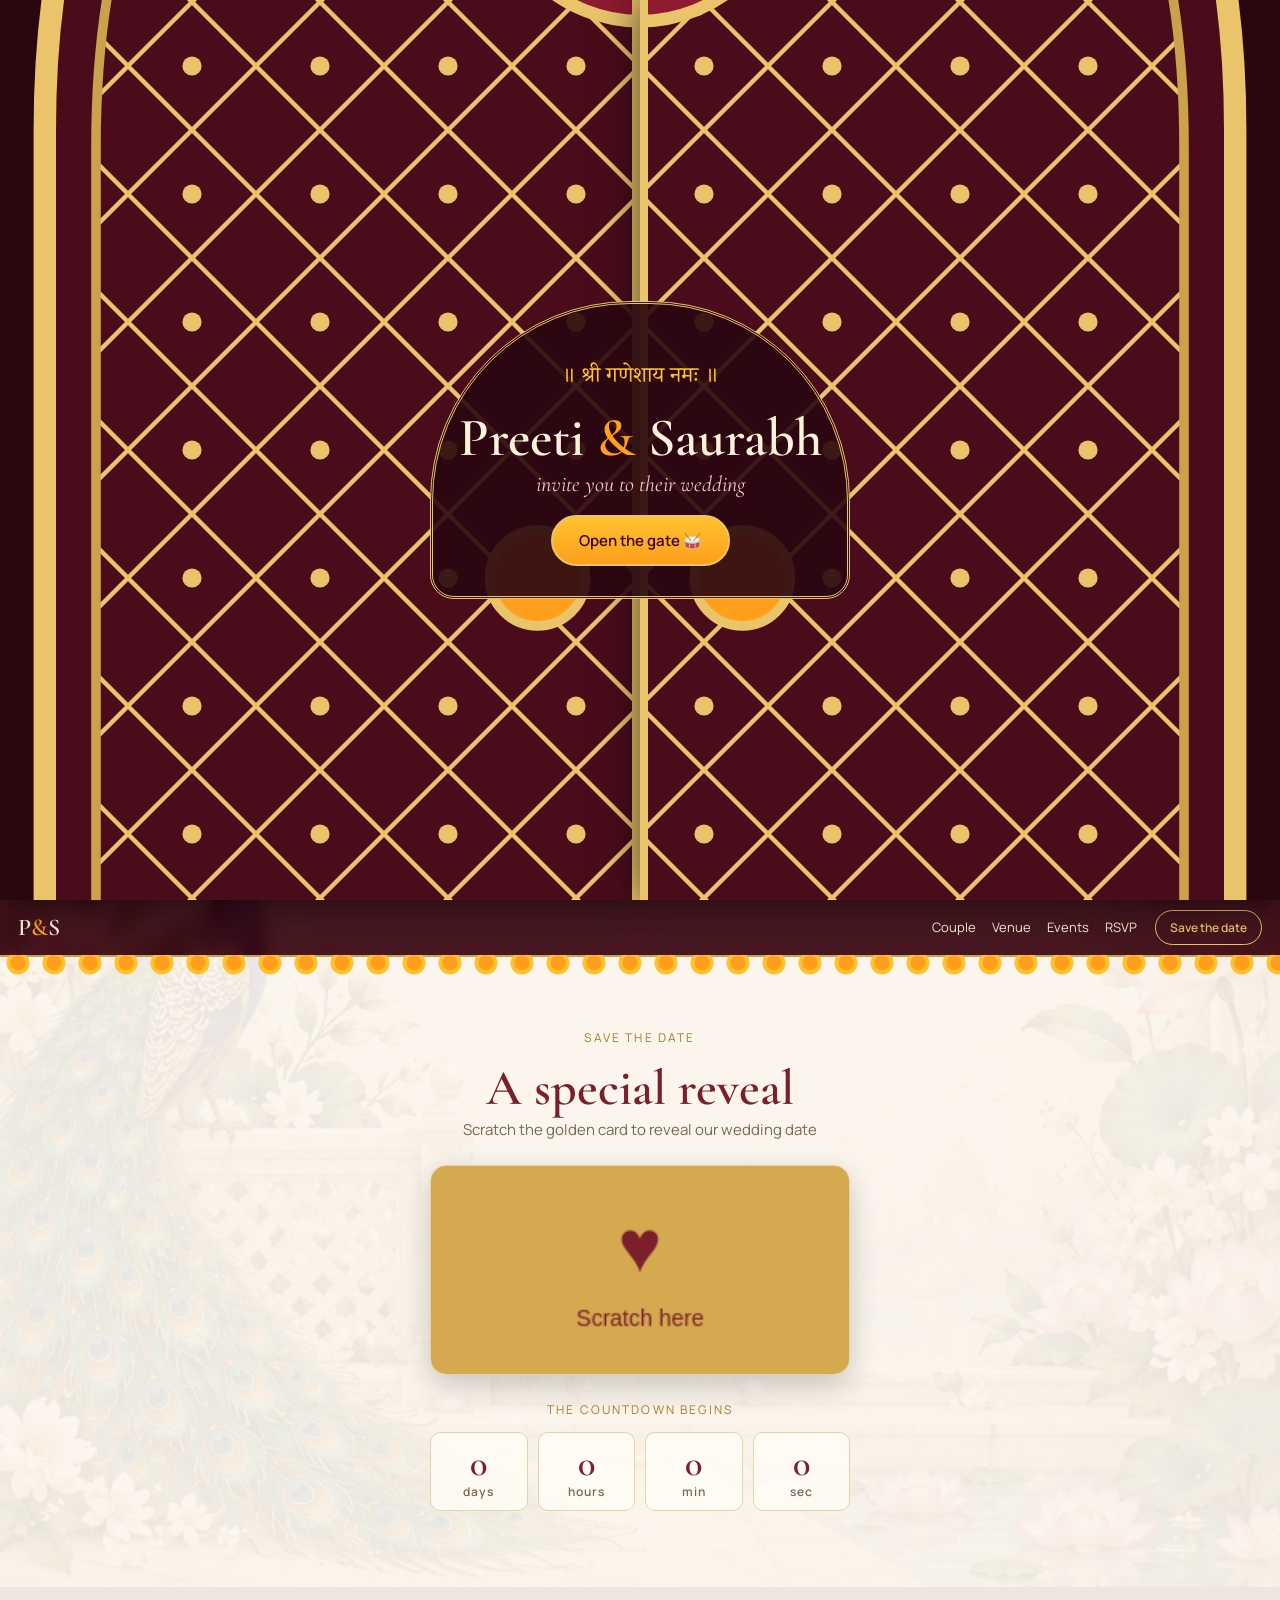
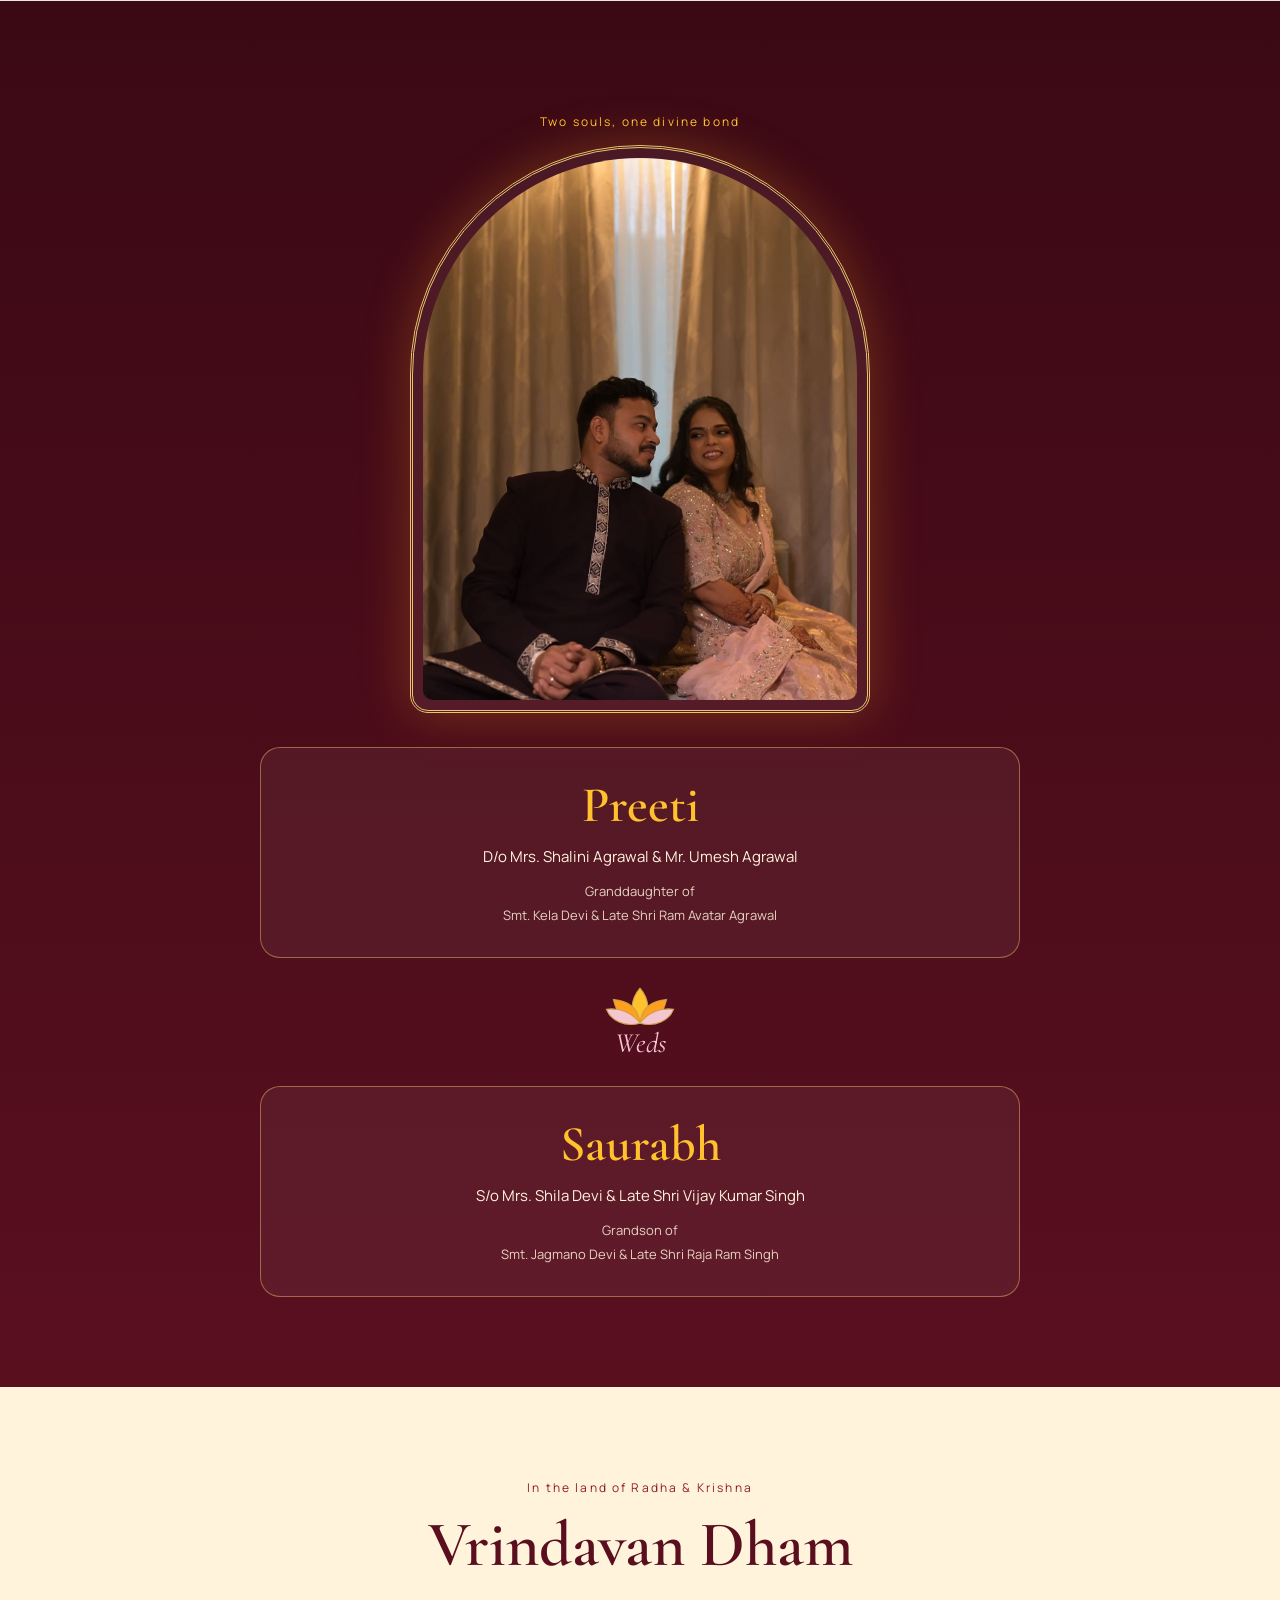
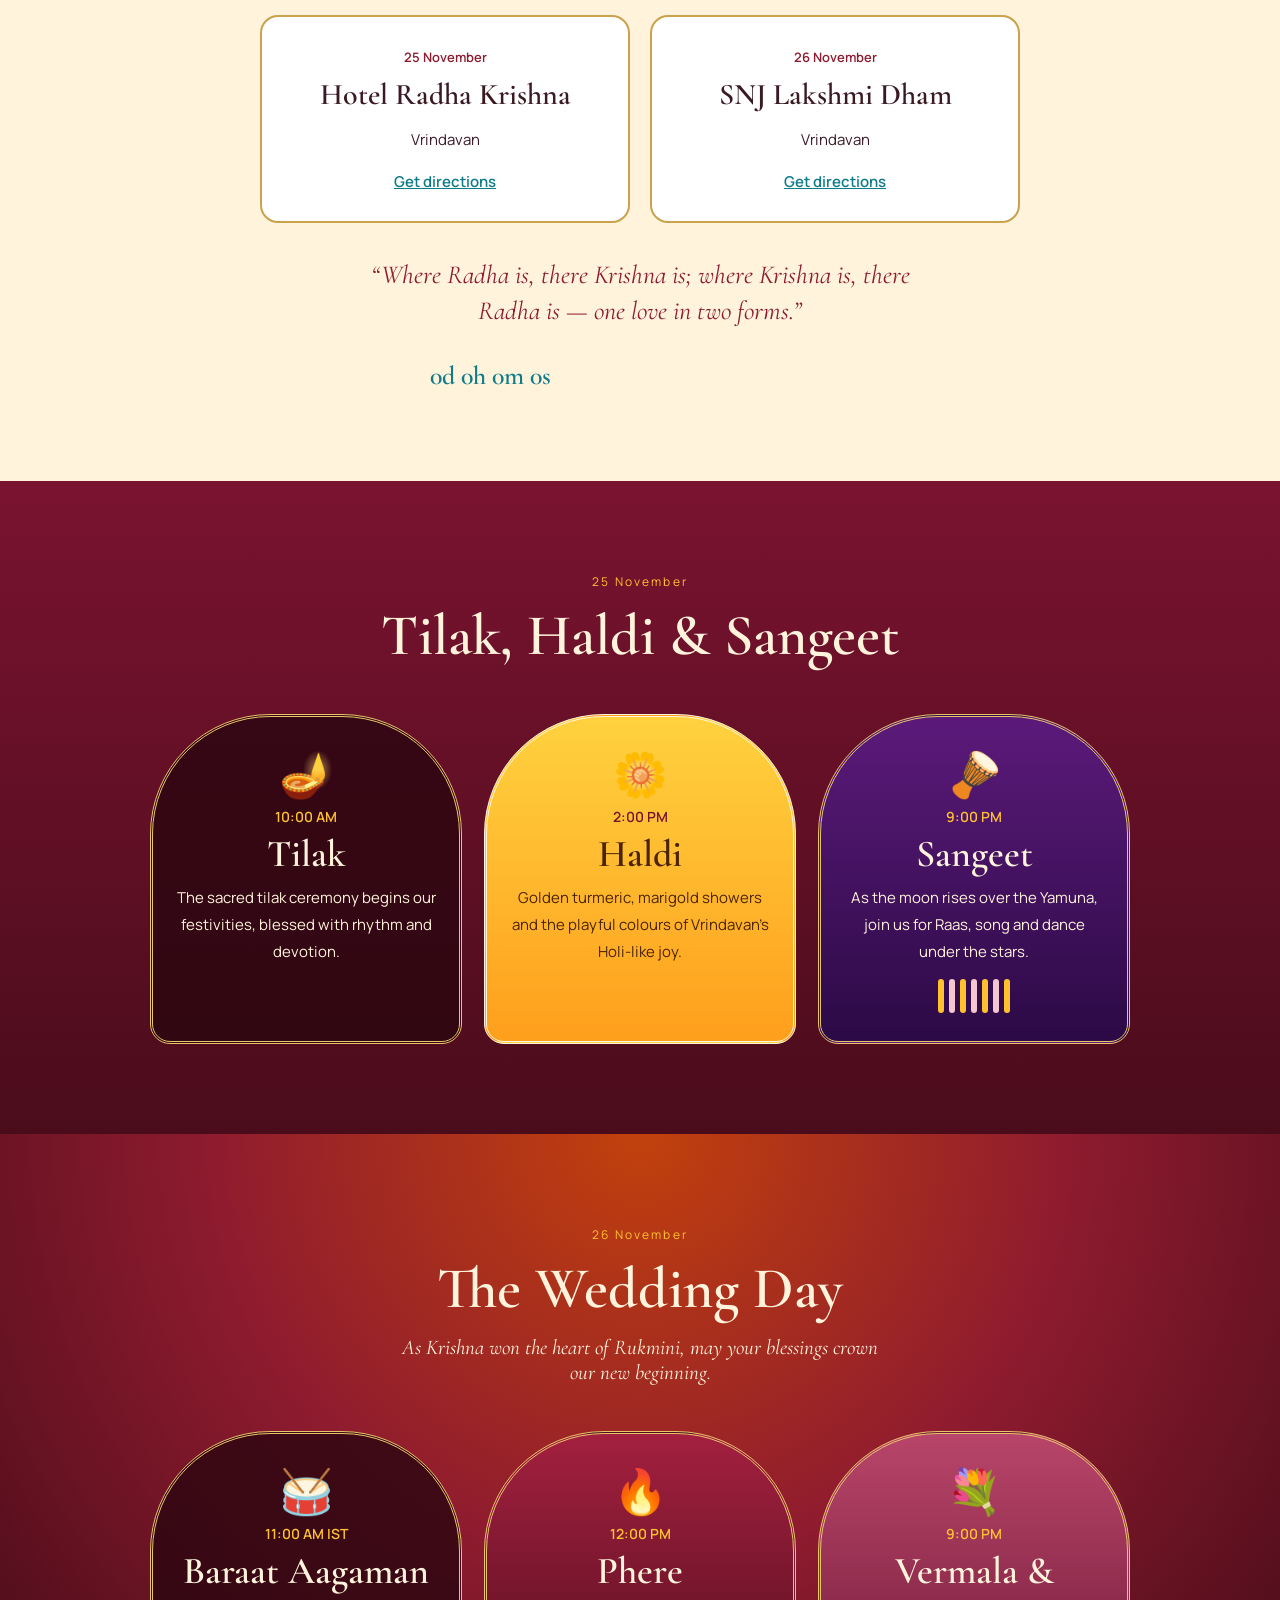
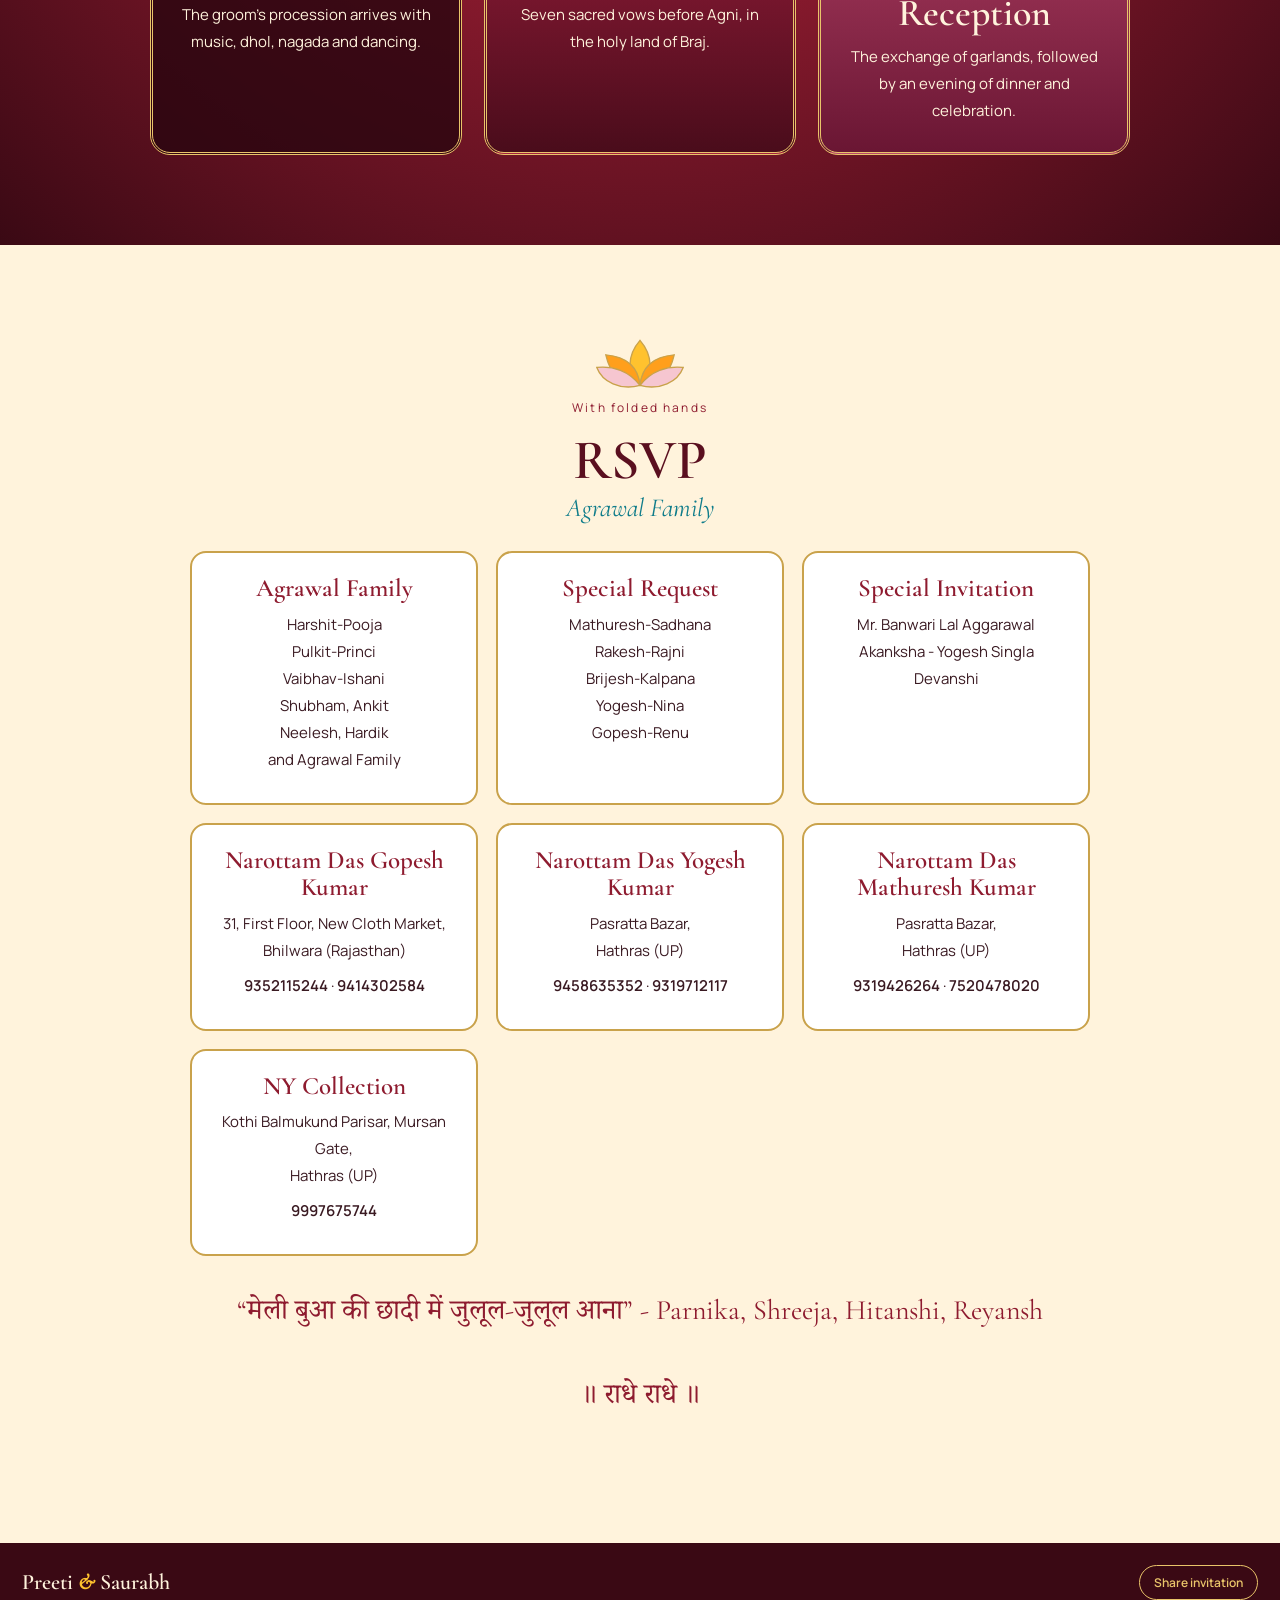
<file: index1.html>
<!doctype html>
<html lang="en">
<head>
<meta charset="utf-8">
<meta name="viewport" content="width=device-width, initial-scale=1">
<meta name="theme-color" content="#3a0914">
<meta name="description" content="Preeti & Saurabh – Divine Sangam, 25–26 November 2026, Vrindavan.">
<title>Preeti & Saurabh | Divine Sangam · Vrindavan</title>
<link rel="icon" href="assets/favicon.svg" type="image/svg+xml">
<link rel="stylesheet" href="style.css">
<script src="app.js" defer></script>
</head>
<body class="lock">
<svg width="0" height="0" style="position:absolute" aria-hidden="true"><defs>
<pattern id="lat" width="40" height="40" patternUnits="userSpaceOnUse"><path d="M20 0L40 20L20 40L0 20Z" fill="none" stroke="#e9c46a" stroke-width="1.4"/><circle cx="20" cy="20" r="3" fill="#e9c46a"/></pattern>
<symbol id="gate" viewBox="0 0 400 600">
<rect width="400" height="600" fill="#2a060f"/>
<path d="M14 600V200Q14 14 200 14Q386 14 386 200V600Z" fill="#4a0c1b" stroke="#e9c46a" stroke-width="7"/>
<path d="M30 600V205Q30 30 200 30Q370 30 370 205V600Z" fill="url(#lat)" stroke="#c9a24b" stroke-width="3"/>
<path d="M30 470H370M30 500H370" stroke="#e9c46a" stroke-width="3"/>
<circle cx="200" cy="120" r="46" fill="#8e1b2f" stroke="#e9c46a" stroke-width="4"/><circle cx="200" cy="120" r="30" fill="none" stroke="#e9c46a" stroke-width="2" stroke-dasharray="4 4"/><circle cx="200" cy="120" r="9" fill="#ff9f1c"/>
<path d="M200 30V600" stroke="#e9c46a" stroke-width="5"/>
<g fill="#ff9f1c" stroke="#e9c46a" stroke-width="3"><circle cx="168" cy="340" r="15"/><circle cx="232" cy="340" r="15"/></g>
<g fill="#e9c46a"><path d="M200 14l-9-14h18z"/><circle cx="200" cy="-2" r="5"/></g>
</symbol>
<symbol id="lotus" viewBox="0 0 100 60"><g fill="#ffc22e" stroke="#c9a24b" stroke-width="1.5"><path d="M50 56C34 46 36 22 50 6c14 16 16 40 0 50Z"/><path d="M50 56C26 56 16 40 12 22c22 2 36 12 38 34Zm0 0c24 0 34-16 38-34-22 2-36 12-38 34Z" fill="#ff9f1c"/><path d="M50 56C28 62 8 52 2 36c18-2 36 4 48 20Zm0 0c22 6 42-4 48-20-18-2-36 4-48 20Z" fill="#f6c6d0"/></g></symbol>
</defs></svg>

<div class="gate" id="gate">
  <div class="door dl"><svg viewBox="0 0 400 600" preserveAspectRatio="xMidYMid slice" aria-hidden="true"><use href="#gate" width="400" height="600"/></svg></div>
  <div class="door dr"><svg viewBox="0 0 400 600" preserveAspectRatio="xMidYMid slice" aria-hidden="true"><use href="#gate" width="400" height="600"/></svg></div>
  <div class="gate-ui">
    <p class="mantra" lang="hi">॥ श्री गणेशाय नमः ॥</p>
    <h2>Preeti <span>&amp;</span> Saurabh</h2>
    <p class="inv">invite you to their wedding</p>
    <button id="enter" type="button">Open the gate 🥁</button>
  </div>
</div>

<section class="intro" id="top">
  <div class="mandala" aria-hidden="true"></div>
  <div class="intro-copy">
    <p class="mantra" lang="hi">॥ श्री गणेशाय नमः ॥</p>
    <p class="eyebrow">Shaadi ka Nimantran</p>
    <h1>Divine <em>Sangam</em></h1>
    <p class="of">of</p>
    <h2 class="names">Preeti <span>&amp;</span> Saurabh</h2>
    <p class="drums" aria-hidden="true"><i>🥁</i><i>🪔</i><i>🥁</i></p>
    <p class="where">25 – 26 November 2026 · Vrindavan</p>
    <a class="scroll" href="#couple">Scroll down ↓</a>
  </div>
  <div class="petals" aria-hidden="true"></div>
</section>

<header class="nav"><a href="#top" class="mono">P<span>&amp;</span>S</a>
<nav><a href="#couple">Couple</a><a href="#venue">Venue</a><a href="#events">Events</a><a href="#rsvp">RSVP</a></nav>
<button class="cal-btn" type="button">Save the date</button></header>

<section class="reveal-date" id="save-the-date">
  <p class="eyebrow">SAVE THE DATE</p>
  <h2>A special reveal</h2>
  <p class="mut">Scratch the golden card to reveal our wedding date</p>
  <div class="scratch"><b>25 &amp; 26 November</b><span>2026 &middot; Vrindavan</span><canvas id="cv" width="260" height="130" aria-label="Scratch to reveal the date"></canvas></div>
  <p class="eyebrow" style="margin-top:6px">THE COUNTDOWN BEGINS</p>
  <div class="count"><div><b id="d">0</b><small>days</small></div><div><b id="h">0</b><small>hours</small></div><div><b id="m">0</b><small>min</small></div><div><b id="s">0</b><small>sec</small></div></div>
</section>

<main>
<section class="couple reveal" id="couple">
  <p class="eyebrow">Two souls, one divine bond</p>
  <figure class="photo"><img src="assets/couple.jpg" alt="Preeti and Saurabh" loading="lazy"></figure>
  <div class="cards">
    <article class="person"><h3>Preeti</h3>
      <p>D/o Mrs. Shalini Agrawal &amp; Mr. Umesh Agrawal</p>
      <p class="small">Granddaughter of<br>Smt. Kela Devi &amp; Late Shri Ram Avatar Agrawal</p></article>
    <div class="weds"><svg aria-hidden="true"><use href="#lotus"/></svg><span>Weds</span></div>
    <article class="person"><h3>Saurabh</h3>
      <p>S/o Mrs. Shila Devi &amp; Late Shri Vijay Kumar Singh</p>
      <p class="small">Grandson of<br>Smt. Jagmano Devi &amp; Late Shri Raja Ram Singh</p></article>
  </div>
</section>

<section class="venue reveal" id="venue">
  <p class="eyebrow">In the land of Radha &amp; Krishna</p>
  <h2>Vrindavan Dham</h2>
  <div class="venue-grid">
    <article><b>25 November</b><h3>Hotel Radha Krishna</h3><p>Vrindavan</p>
      <a href="https://share.google/SJwuKIk8u12fsCX3K" target="_blank" rel="noopener">Get directions</a></article>
    <article><b>26 November</b><h3>SNJ Lakshmi Dham</h3><p>Vrindavan</p>
      <a href="https://www.google.com/maps/search/?api=1&query=SNJ%20Lakshmi%20Dham%20Vrindavan" target="_blank" rel="noopener">Get directions</a></article>
  </div>
  <blockquote>“Where Radha is, there Krishna is; where Krishna is, there Radha is — one love in two forms.”</blockquote>
  <p class="count" role="timer" aria-label="Time until 25 November 2026"><span id="cd">—</span></p>
</section>

<section class="events day1" id="events">
  <div class="era reveal">
    <p class="eyebrow">25 November</p>
    <h2>Tilak, Haldi &amp; Sangeet</h2>
  </div>
  <div class="evs">
    <article class="ev tilak reveal"><span class="ic">🪔</span><time>10:00 AM</time><h3>Tilak</h3><p>The sacred tilak ceremony begins our festivities, blessed with rhythm and devotion.</p></article>
    <article class="ev haldi reveal"><span class="ic">🌼</span><time>2:00 PM</time><h3>Haldi</h3><p>Golden turmeric, marigold showers and the playful colours of Vrindavan’s Holi-like joy.</p></article>
    <article class="ev sangeet reveal"><span class="ic">🪘</span><time>9:00 PM</time><h3>Sangeet</h3><p>As the moon rises over the Yamuna, join us for Raas, song and dance under the stars.</p><div class="eq" aria-hidden="true"><i></i><i></i><i></i><i></i><i></i><i></i><i></i></div></article>
  </div>
</section>

<section class="events day2" id="wedding">
  <div class="era reveal">
    <p class="eyebrow">26 November</p>
    <h2>The Wedding Day</h2>
    <p class="note">As Krishna won the heart of Rukmini, may your blessings crown our new beginning.</p>
  </div>
  <div class="evs">
    <article class="ev baraat reveal"><span class="ic">🥁</span><time>11:00 AM IST</time><h3>Baraat Aagaman</h3><p>The groom’s procession arrives with music, dhol, nagada and dancing.</p></article>
    <article class="ev phere reveal"><span class="ic">🔥</span><time>12:00 PM</time><h3>Phere</h3><p>Seven sacred vows before Agni, in the holy land of Braj.</p></article>
    <article class="ev vermala reveal"><span class="ic">💐</span><time>9:00 PM</time><h3>Vermala &amp; Reception</h3><p>The exchange of garlands, followed by an evening of dinner and celebration.</p></article>
  </div>
</section>

<section class="rsvp reveal" id="rsvp">
  <svg class="lotus" aria-hidden="true"><use href="#lotus"/></svg>
  <p class="eyebrow">With folded hands</p>
  <h2>RSVP</h2>
  <p class="fam">Agrawal Family</p>
  <div class="rsvp-grid">
    <article><h3>Agrawal Family</h3><p>Harshit-Pooja<br>Pulkit-Princi<br>Vaibhav-Ishani<br>Shubham, Ankit<br>Neelesh, Hardik<br>and Agrawal Family</p></article>
    <article><h3>Special Request</h3><p>Mathuresh-Sadhana<br>Rakesh-Rajni<br>Brijesh-Kalpana<br>Yogesh-Nina<br>Gopesh-Renu</p></article>
    <article><h3>Special Invitation</h3><p>Mr. Banwari Lal Aggarawal<br>Akanksha - Yogesh Singla<br>Devanshi</p></article>
    <article><h3>Narottam Das Gopesh Kumar</h3><p>31, First Floor, New Cloth Market,<br>Bhilwara (Rajasthan)</p>
      <p class="ph"><a href="tel:+919352115244">9352115244</a> · <a href="tel:+919414302584">9414302584</a></p></article>
    <article><h3>Narottam Das Yogesh Kumar</h3><p>Pasratta Bazar,<br>Hathras (UP)</p>
      <p class="ph"><a href="tel:+919458635352">9458635352</a> · <a href="tel:+919319712117">9319712117</a></p></article>
    <article><h3>Narottam Das Mathuresh Kumar</h3><p>Pasratta Bazar,<br>Hathras (UP)</p>
      <p class="ph"><a href="tel:+919319426264">9319426264</a> · <a href="tel:+917520478020">7520478020</a></p></article>
    <article><h3>NY Collection</h3><p>Kothi Balmukund Parisar, Mursan Gate,<br>Hathras (UP)</p>
      <p class="ph"><a href="tel:+919997675744">9997675744</a></p></article>
  </div>
  <p class="sign">“मेली बुआ की छादी में जुलूल-जुलूल आना” - Parnika, Shreeja, Hitanshi, Reyansh</p>
  <p class="sign">॥ राधे राधे ॥</p>
</section>
</main>

<footer><span>Preeti <em>&amp;</em> Saurabh</span><button id="share" type="button">Share invitation</button></footer>
<button class="music" id="music" type="button" aria-pressed="false" aria-label="Play music">♪ Dhol &amp; Bhajan</button>
<audio id="bg" loop preload="none" src="music/din-shagna-da.mp3"></audio>
<div class="toast" id="toast" role="status"></div>

<script>
(function(){
var $=function(i){return document.getElementById(i)};
var t=new Date("2026-11-25T00:00:00+05:30").getTime();
function tick(){
  var s=Math.floor(Math.max(0,t-Date.now())/1000);
  $("d").textContent=Math.floor(s/86400);
  $("h").textContent=Math.floor(s%86400/3600);
  $("m").textContent=Math.floor(s%3600/60);
  $("s").textContent=s%60;
  var cd=$("cd");
  if(cd){cd.textContent=Math.floor(s/86400)+"d "+Math.floor(s%86400/3600)+"h "+Math.floor(s%3600/60)+"m "+s%60+"s";}
}
tick();setInterval(tick,1000);
var c=$("cv");
if(c){
  var x=c.getContext("2d"),down=false;
  x.fillStyle="#d4a94f";x.fillRect(0,0,260,130);
  x.fillStyle="#7a1f2b";x.font="46px Georgia,serif";x.textAlign="center";x.fillText("\u2665",130,66);
  x.font="14px Manrope,sans-serif";x.fillText("Scratch here",130,100);
  function sc(e){var r=c.getBoundingClientRect();x.globalCompositeOperation="destination-out";x.beginPath();x.arc((e.clientX-r.left)*260/r.width,(e.clientY-r.top)*130/r.height,16,0,7);x.fill()}
  function chk(){var d=x.getImageData(0,0,260,130).data,n=0,i;for(i=3;i<d.length;i+=16){if(d[i]<20)n++}if(n/(d.length/16)>.45)c.style.display="none"}
  c.onpointerdown=function(e){down=true;c.setPointerCapture(e.pointerId);sc(e)};
  c.onpointermove=function(e){if(down)sc(e)};
  c.onpointerup=function(){down=false;chk()};
}
})();
</script>
</body>
</html>
</file>
